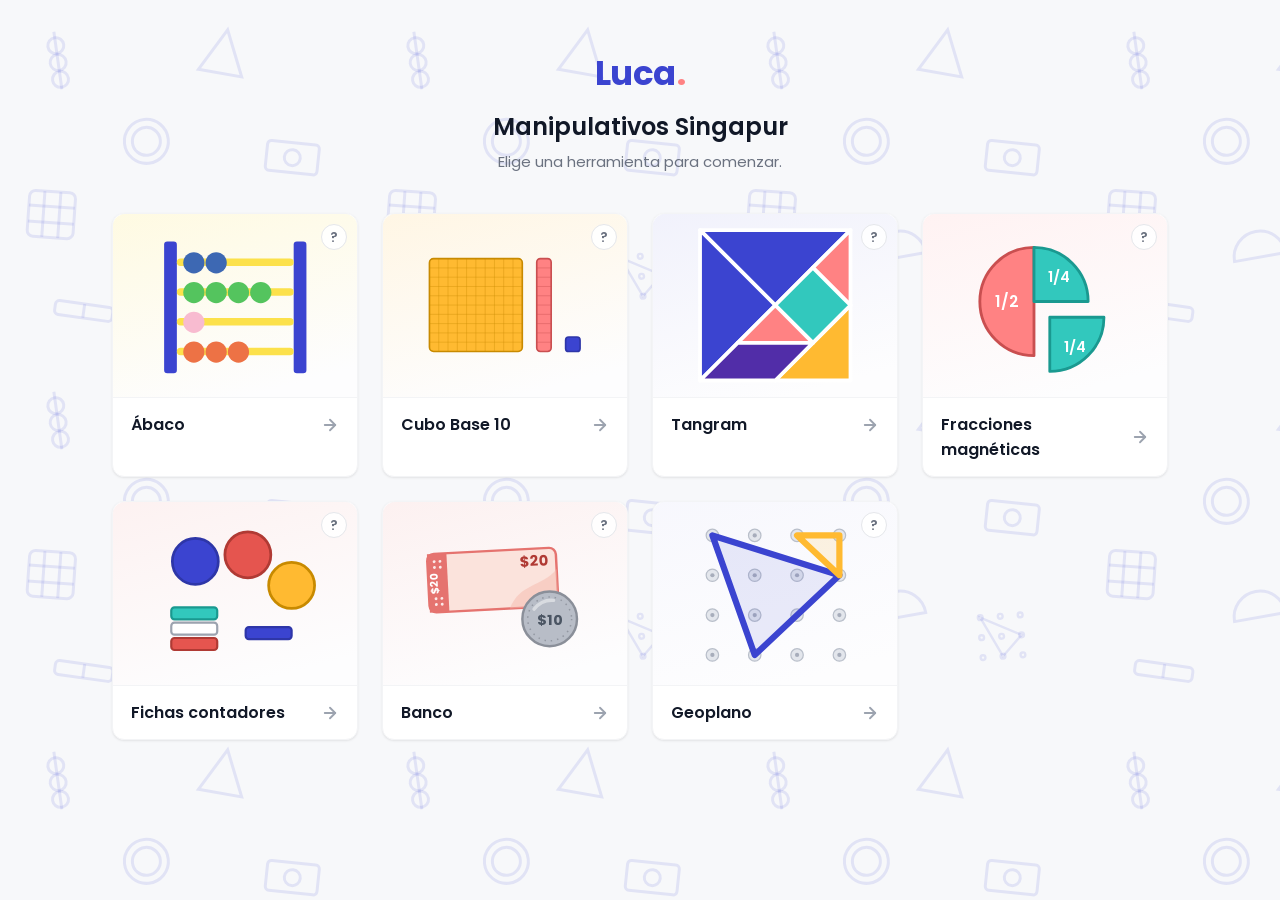
<file: index.html>
<!DOCTYPE html>
<html lang="es">
<head>
  <meta charset="UTF-8">
  <meta name="viewport" content="width=device-width, initial-scale=1">
  <title>Luca · Manipulativos Singapur</title>
  <link rel="preconnect" href="https://fonts.googleapis.com">
  <link rel="preconnect" href="https://fonts.gstatic.com" crossorigin>
  <link href="https://fonts.googleapis.com/css2?family=Poppins:wght@400;500;600;700&display=swap" rel="stylesheet">
  <link rel="stylesheet" href="assets/styles.css">
  <style>
    /* ---------- Página: Index (Home v3 aprobado: gráfico, sin pills) ---------- */
    body{color:var(--gray-900)}

    /* Tapiz de manipulativos en trazo indigo (D4) */
    .wallpaper{
      position:fixed;inset:0;z-index:0;pointer-events:none;
      background-image:url("data:image/svg+xml;utf8,<svg xmlns='http://www.w3.org/2000/svg' width='360' height='360' viewBox='0 0 360 360'><g fill='none' stroke='%233B44D0' stroke-opacity='0.11' stroke-width='3'><g transform='translate(38,34) rotate(-8)'><line x1='16' y1='0' x2='16' y2='58'/><circle cx='16' cy='14' r='8'/><circle cx='16' cy='31' r='8'/><circle cx='16' cy='48' r='8'/></g><g transform='translate(206,26) rotate(10)'><path d='M0 44 L44 44 L22 0 Z'/></g><g transform='translate(120,120) rotate(-6)'><circle cx='24' cy='24' r='22'/><circle cx='24' cy='24' r='14'/></g><g transform='translate(268,140) rotate(6)'><rect x='0' y='0' width='52' height='30' rx='4'/><circle cx='26' cy='15' r='8'/></g><g transform='translate(30,190) rotate(4)'><rect x='0' y='0' width='46' height='46' rx='6'/><line x1='0' y1='15' x2='46' y2='15'/><line x1='0' y1='31' x2='46' y2='31'/><line x1='15' y1='0' x2='15' y2='46'/><line x1='31' y1='0' x2='31' y2='46'/></g><g transform='translate(150,236) rotate(-10)'><path d='M0 26 A26 26 0 0 1 52 26 Z'/></g><g transform='translate(256,254) rotate(-4)' stroke-width='2.4'><circle cx='4' cy='4' r='2.4'/><circle cx='24' cy='4' r='2.4'/><circle cx='44' cy='4' r='2.4'/><circle cx='4' cy='24' r='2.4'/><circle cx='24' cy='24' r='2.4'/><circle cx='44' cy='24' r='2.4'/><circle cx='4' cy='44' r='2.4'/><circle cx='24' cy='44' r='2.4'/><circle cx='44' cy='44' r='2.4'/><path d='M4 4 L44 24 L24 44 Z'/></g><g transform='translate(56,300) rotate(8)'><rect x='0' y='0' width='58' height='14' rx='4'/><line x1='29' y1='0' x2='29' y2='14'/></g></g></svg>");
      background-size:360px 360px;
    }

    .page{position:relative;z-index:1;min-height:100vh;padding:48px 32px 72px;max-width:1120px;margin:0 auto}

    /* Header · D7 subtítulo «Manipulativos Singapur» */
    .page-header{text-align:center;margin-bottom:40px}
    .page-header .logo{display:flex;align-items:baseline;justify-content:center;gap:1px;margin-bottom:10px}
    .page-header .logo .word{font-size:34px;font-weight:700;color:var(--primary-600);letter-spacing:-.5px}
    .page-header .logo .dot{font-size:34px;font-weight:700;color:var(--rosa)}
    .page-header h1{font-size:24px;font-weight:600;color:var(--gray-900);margin-bottom:6px}
    .page-header p{font-size:15px;color:var(--gray-500)}

    /* Cards gráficas (D1–D3) */
    .cards{display:grid;grid-template-columns:repeat(auto-fill,minmax(230px,1fr));gap:24px}
    .card{
      position:relative;background:var(--surface);border:1px solid var(--gray-100);border-radius:var(--radius);
      box-shadow:var(--shadow-card);cursor:pointer;transition:box-shadow .25s,transform .25s;
    }
    .card:hover,.card:focus-visible{transform:translateY(-4px);box-shadow:var(--shadow-card-hover);outline:none}
    .card:focus-visible{border-color:var(--primary-600)}

    .stage{
      aspect-ratio:4/3;display:flex;align-items:center;justify-content:center;
      background:linear-gradient(165deg,var(--tint) 0%,#FDFDFE 88%);
      border-radius:var(--radius) var(--radius) 0 0;
    }
    .stage svg{width:74%;height:auto;transition:transform .3s ease}
    .card:hover .stage svg{transform:scale(1.05)}

    .name{display:flex;align-items:center;justify-content:space-between;padding:14px 18px;border-top:1px solid var(--gray-100)}
    .name h3{font-size:16px;font-weight:600;color:var(--gray-900)}
    .name .arrow{color:var(--gray-400);transition:transform .25s,color .25s;flex:none}
    .card:hover .arrow{transform:translateX(4px);color:var(--primary-600)}

    /* Botón «?» + popover con descripción (D8 del Home) */
    .help{
      position:absolute;top:10px;right:10px;z-index:5;width:26px;height:26px;border-radius:50%;
      border:1.5px solid var(--gray-200);background:rgba(255,255,255,.9);color:var(--gray-500);
      font-size:14px;font-weight:600;cursor:pointer;display:flex;align-items:center;justify-content:center;
      transition:color .2s,border-color .2s;
    }
    .help:hover,.help[aria-expanded="true"]{color:var(--primary-600);border-color:var(--primary-600)}
    .pop{
      position:absolute;top:42px;right:10px;z-index:6;width:212px;
      background:var(--surface);border:1px solid var(--gray-200);border-radius:var(--radius-sm);
      box-shadow:var(--shadow-float);padding:12px 14px;font-size:13px;line-height:1.5;color:var(--gray-700);
      opacity:0;visibility:hidden;transform:translateY(-4px);transition:opacity .2s,transform .2s,visibility .2s;
    }
    .card.pop-open .pop{opacity:1;visibility:visible;transform:translateY(0)}

    /* Tinte sutil por herramienta */
    .t-abaco   {--tint:rgba(252,225,75,.16)}
    .t-cubo    {--tint:rgba(255,186,49,.13)}
    .t-tangram {--tint:rgba(59,68,208,.07)}
    .t-fracc   {--tint:rgba(255,130,131,.10)}
    .t-fichas  {--tint:rgba(229,85,79,.08)}
    .t-banco   {--tint:rgba(229,115,111,.10)}
    .t-geo     {--tint:rgba(59,68,208,.04)}

    @media (max-width:640px){.page{padding:32px 20px 48px}}
    @media (prefers-reduced-motion:reduce){.card,.stage svg,.arrow,.pop{transition:none}}
  </style>
</head>
<body>
  <div class="wallpaper" aria-hidden="true"></div>

  <main class="page">
    <header class="page-header">
      <div class="logo"><span class="word">Luca</span><span class="dot">.</span></div>
      <h1>Manipulativos Singapur</h1>
      <p>Elige una herramienta para comenzar.</p>
    </header>

    <section class="cards">
    <div class="card" role="button" tabindex="0" aria-label="Ábaco" data-route="Abaco">
      <button class="help" aria-label="Qué hace Ábaco" aria-expanded="false" onclick="togglePop(event,this)">?</button>
      <div class="pop" role="tooltip">Visualiza el valor posicional y domina las operaciones básicas de forma intuitiva.</div>
      <div class="stage t-abaco">
        <svg viewBox="0 0 170 140" aria-hidden="true">
          <g>
            <rect x="18" y="10" width="12" height="124" rx="3" fill="#3B44D0"/>
            <rect x="140" y="10" width="12" height="124" rx="3" fill="#3B44D0"/>
            <g fill="#FCE14B"><rect x="30" y="26" width="110" height="7" rx="3.5"/><rect x="30" y="54" width="110" height="7" rx="3.5"/><rect x="30" y="82" width="110" height="7" rx="3.5"/><rect x="30" y="110" width="110" height="7" rx="3.5"/></g>
            <circle cx="46" cy="30" r="10" fill="#3D68B3"/><circle cx="67" cy="30" r="10" fill="#3D68B3"/><circle cx="46" cy="58" r="10" fill="#54C45E"/><circle cx="67" cy="58" r="10" fill="#54C45E"/><circle cx="88" cy="58" r="10" fill="#54C45E"/><circle cx="109" cy="58" r="10" fill="#54C45E"/><circle cx="46" cy="86" r="10" fill="#F8BBD0"/><circle cx="46" cy="114" r="10" fill="#ED7245"/><circle cx="67" cy="114" r="10" fill="#ED7245"/><circle cx="88" cy="114" r="10" fill="#ED7245"/>
          </g>
        </svg>
      </div>
      <div class="name"><h3>Ábaco</h3><svg class="arrow" width="18" height="18" viewBox="0 0 24 24" fill="none" stroke="currentColor" stroke-width="2.4" stroke-linecap="round" stroke-linejoin="round"><path d="M5 12h14"/><path d="m12 5 7 7-7 7"/></svg></div>
    </div>
    <div class="card" role="button" tabindex="0" aria-label="Cubo Base 10" data-route="CuboBase10">
      <button class="help" aria-label="Qué hace Cubo Base 10" aria-expanded="false" onclick="togglePop(event,this)">?</button>
      <div class="pop" role="tooltip">Explora unidades, decenas y centenas para construir una base sólida en aritmética.</div>
      <div class="stage t-cubo">
        <svg viewBox="0 0 175 130" aria-hidden="true">
          <g><rect x="14" y="20" width="90" height="90" rx="4" fill="#FFBA31" stroke="#C88A00" stroke-width="1.6"/><g stroke="#C88A00" stroke-opacity=".45" stroke-width=".8"><line x1="23" y1="20" x2="23" y2="110"/><line x1="14" y1="29" x2="104" y2="29"/><line x1="32" y1="20" x2="32" y2="110"/><line x1="14" y1="38" x2="104" y2="38"/><line x1="41" y1="20" x2="41" y2="110"/><line x1="14" y1="47" x2="104" y2="47"/><line x1="50" y1="20" x2="50" y2="110"/><line x1="14" y1="56" x2="104" y2="56"/><line x1="59" y1="20" x2="59" y2="110"/><line x1="14" y1="65" x2="104" y2="65"/><line x1="68" y1="20" x2="68" y2="110"/><line x1="14" y1="74" x2="104" y2="74"/><line x1="77" y1="20" x2="77" y2="110"/><line x1="14" y1="83" x2="104" y2="83"/><line x1="86" y1="20" x2="86" y2="110"/><line x1="14" y1="92" x2="104" y2="92"/><line x1="95" y1="20" x2="95" y2="110"/><line x1="14" y1="101" x2="104" y2="101"/></g><rect x="118" y="20" width="14" height="90" rx="3.5" fill="#FF8283" stroke="#C94F50" stroke-width="1.6"/><g stroke="#C94F50" stroke-opacity=".5" stroke-width=".8"><line x1="118" y1="29" x2="132" y2="29"/><line x1="118" y1="38" x2="132" y2="38"/><line x1="118" y1="47" x2="132" y2="47"/><line x1="118" y1="56" x2="132" y2="56"/><line x1="118" y1="65" x2="132" y2="65"/><line x1="118" y1="74" x2="132" y2="74"/><line x1="118" y1="83" x2="132" y2="83"/><line x1="118" y1="92" x2="132" y2="92"/><line x1="118" y1="101" x2="132" y2="101"/></g><rect x="146" y="96" width="14" height="14" rx="3" fill="#3B44D0" stroke="#2E36A8" stroke-width="1.6"/></g>
        </svg>
      </div>
      <div class="name"><h3>Cubo Base 10</h3><svg class="arrow" width="18" height="18" viewBox="0 0 24 24" fill="none" stroke="currentColor" stroke-width="2.4" stroke-linecap="round" stroke-linejoin="round"><path d="M5 12h14"/><path d="m12 5 7 7-7 7"/></svg></div>
    </div>
    <div class="card" role="button" tabindex="0" aria-label="Tangram" data-route="Tangram">
      <button class="help" aria-label="Qué hace Tangram" aria-expanded="false" onclick="togglePop(event,this)">?</button>
      <div class="pop" role="tooltip">Desarrolla el pensamiento espacial creando infinitas figuras con formas geométricas.</div>
      <div class="stage t-tangram">
        <svg viewBox="0 0 120 120" aria-hidden="true">
          <g stroke="#fff" stroke-width="2.5" stroke-linejoin="round" transform="translate(10,10)">
            <polygon points="0,0 100,0 50,50" fill="#3B44D0"/>
            <polygon points="0,0 0,100 50,50" fill="#3B44D0"/>
            <polygon points="100,50 100,100 50,100" fill="#FFBA31"/>
            <polygon points="100,0 100,50 75,25" fill="#FF8283"/>
            <polygon points="50,50 75,25 100,50 75,75" fill="#32C8BD"/>
            <polygon points="25,75 50,50 75,75" fill="#FF8283"/>
            <polygon points="0,100 25,75 75,75 50,100" fill="#512DA8"/>
          </g>
        </svg>
      </div>
      <div class="name"><h3>Tangram</h3><svg class="arrow" width="18" height="18" viewBox="0 0 24 24" fill="none" stroke="currentColor" stroke-width="2.4" stroke-linecap="round" stroke-linejoin="round"><path d="M5 12h14"/><path d="m12 5 7 7-7 7"/></svg></div>
    </div>
    <div class="card" role="button" tabindex="0" aria-label="Fracciones magnéticas" data-route="Fracciones">
      <button class="help" aria-label="Qué hace Fracciones magnéticas" aria-expanded="false" onclick="togglePop(event,this)">?</button>
      <div class="pop" role="tooltip">Recurso visual para entender las partes de un todo y sus equivalencias.</div>
      <div class="stage t-fracc">
        <svg viewBox="0 0 160 140" aria-hidden="true">
          <g>
            <path d="M70 66 L70.0 114.0 A48 48 0 0 1 70.0 18.0 Z" fill="#FF8283" stroke="#C94F50" stroke-width="2.5" stroke-linejoin="round"/><text x="46" y="71" text-anchor="middle" font-family="Poppins,sans-serif" font-size="14" font-weight="600" fill="#fff">1/2</text>
            <path d="M70 66 L70.0 18.0 A48 48 0 0 1 118.0 66.0 Z" fill="#32C8BD" stroke="#1A9990" stroke-width="2.5" stroke-linejoin="round"/><text x="92" y="49" text-anchor="middle" font-family="Poppins,sans-serif" font-size="13" font-weight="600" fill="#fff">1/4</text>
            <path d="M84 80 L132.0 80.0 A48 48 0 0 1 84.0 128.0 Z" fill="#32C8BD" stroke="#1A9990" stroke-width="2.5" stroke-linejoin="round"/><text x="106" y="111" text-anchor="middle" font-family="Poppins,sans-serif" font-size="13" font-weight="600" fill="#fff">1/4</text>
          </g>
        </svg>
      </div>
      <div class="name"><h3>Fracciones magnéticas</h3><svg class="arrow" width="18" height="18" viewBox="0 0 24 24" fill="none" stroke="currentColor" stroke-width="2.4" stroke-linecap="round" stroke-linejoin="round"><path d="M5 12h14"/><path d="m12 5 7 7-7 7"/></svg></div>
    </div>
    <div class="card" role="button" tabindex="0" aria-label="Fichas contadores" data-route="FichasContadores">
      <button class="help" aria-label="Qué hace Fichas contadores" aria-expanded="false" onclick="togglePop(event,this)">?</button>
      <div class="pop" role="tooltip">Ideales para el conteo temprano y la creación de patrones lógicos.</div>
      <div class="stage t-fichas">
        <svg viewBox="0 0 165 130" aria-hidden="true">
          <g><circle cx="46" cy="36" r="21" fill="#3B44D0" stroke="#2E36A8" stroke-width="2.5"/><circle cx="94" cy="30" r="21" fill="#E5554F" stroke="#B03A34" stroke-width="2.5"/><circle cx="134" cy="58" r="21" fill="#FFBA31" stroke="#C88A00" stroke-width="2.5"/><rect x="24" y="78" width="42" height="11" rx="3" fill="#32C8BD" stroke="#1A9990" stroke-width="2"/><rect x="24" y="92" width="42" height="11" rx="3" fill="#FFFFFF" stroke="#9CA3AF" stroke-width="2"/><rect x="24" y="106" width="42" height="11" rx="3" fill="#E5554F" stroke="#B03A34" stroke-width="2"/><rect x="92" y="96" width="42" height="11" rx="3" fill="#3B44D0" stroke="#2E36A8" stroke-width="2"/></g>
        </svg>
      </div>
      <div class="name"><h3>Fichas contadores</h3><svg class="arrow" width="18" height="18" viewBox="0 0 24 24" fill="none" stroke="currentColor" stroke-width="2.4" stroke-linecap="round" stroke-linejoin="round"><path d="M5 12h14"/><path d="m12 5 7 7-7 7"/></svg></div>
    </div>
    <div class="card" role="button" tabindex="0" aria-label="Banco" data-route="Banco">
      <button class="help" aria-label="Qué hace Banco" aria-expanded="false" onclick="togglePop(event,this)">?</button>
      <div class="pop" role="tooltip">Manipula monedas y billetes: sepáralos y júntalos en denominaciones equivalentes.</div>
      <div class="stage t-banco">
        <svg viewBox="0 0 185 125" aria-hidden="true">
          <g transform="rotate(-3 85 55)">
            <rect x="14" y="18" width="132" height="60" rx="7" fill="#FBE3DC" stroke="#E5736F" stroke-width="2.5"/>
            <path d="M96 78 C108 52 130 58 146 40 L146 78 Z" fill="#F6B9AE" opacity=".5"/>
            <rect x="14" y="18" width="20" height="60" fill="#E5736F"/>
            <g fill="rgba(255,255,255,.85)"><circle cx="21" cy="26" r="1.5"/><circle cx="27" cy="26" r="1.5"/><circle cx="21" cy="32" r="1.5"/><circle cx="27" cy="32" r="1.5"/><circle cx="21" cy="64" r="1.5"/><circle cx="27" cy="64" r="1.5"/><circle cx="21" cy="70" r="1.5"/><circle cx="27" cy="70" r="1.5"/></g>
            <text x="24" y="48" transform="rotate(-90 24 48)" text-anchor="middle" font-family="Poppins,sans-serif" font-size="11" font-weight="700" fill="#FFFFFF">$20</text>
            <text x="138" y="36" text-anchor="end" font-family="Poppins,sans-serif" font-size="15" font-weight="700" fill="#B03A34">$20</text>
          </g>
          <g>
            <circle cx="138" cy="88" r="28" fill="#B8BDC7" stroke="#8A8F99" stroke-width="2.5"/>
            <circle cx="138" cy="88" r="22.5" fill="none" stroke="#8A8F99" stroke-width="1.6" stroke-dasharray="1.5 5" opacity=".8"/>
            <path d="M122 78 Q130 68 142 69" fill="none" stroke="#FFFFFF" stroke-width="3.5" stroke-linecap="round" opacity=".45"/>
            <text x="138" y="94" text-anchor="middle" font-family="Poppins,sans-serif" font-size="15" font-weight="700" fill="#4B5563">$10</text>
          </g>
        </svg>
      </div>
      <div class="name"><h3>Banco</h3><svg class="arrow" width="18" height="18" viewBox="0 0 24 24" fill="none" stroke="currentColor" stroke-width="2.4" stroke-linecap="round" stroke-linejoin="round"><path d="M5 12h14"/><path d="m12 5 7 7-7 7"/></svg></div>
    </div>
    <div class="card" role="button" tabindex="0" aria-label="Geoplano" data-route="Geoplano">
      <button class="help" aria-label="Qué hace Geoplano" aria-expanded="false" onclick="togglePop(event,this)">?</button>
      <div class="pop" role="tooltip">Descubre perímetros, áreas y polígonos utilizando ligas de colores.</div>
      <div class="stage t-geo">
        <svg viewBox="0 0 145 130" aria-hidden="true">
          <g>
            <circle cx="22" cy="18" r="5" fill="#E3E6EC" stroke="#B9BFCA" stroke-width="1"/><circle cx="56" cy="18" r="5" fill="#E3E6EC" stroke="#B9BFCA" stroke-width="1"/><circle cx="90" cy="18" r="5" fill="#E3E6EC" stroke="#B9BFCA" stroke-width="1"/><circle cx="124" cy="18" r="5" fill="#E3E6EC" stroke="#B9BFCA" stroke-width="1"/><circle cx="22" cy="50" r="5" fill="#E3E6EC" stroke="#B9BFCA" stroke-width="1"/><circle cx="56" cy="50" r="5" fill="#E3E6EC" stroke="#B9BFCA" stroke-width="1"/><circle cx="90" cy="50" r="5" fill="#E3E6EC" stroke="#B9BFCA" stroke-width="1"/><circle cx="124" cy="50" r="5" fill="#E3E6EC" stroke="#B9BFCA" stroke-width="1"/><circle cx="22" cy="82" r="5" fill="#E3E6EC" stroke="#B9BFCA" stroke-width="1"/><circle cx="56" cy="82" r="5" fill="#E3E6EC" stroke="#B9BFCA" stroke-width="1"/><circle cx="90" cy="82" r="5" fill="#E3E6EC" stroke="#B9BFCA" stroke-width="1"/><circle cx="124" cy="82" r="5" fill="#E3E6EC" stroke="#B9BFCA" stroke-width="1"/><circle cx="22" cy="114" r="5" fill="#E3E6EC" stroke="#B9BFCA" stroke-width="1"/><circle cx="56" cy="114" r="5" fill="#E3E6EC" stroke="#B9BFCA" stroke-width="1"/><circle cx="90" cy="114" r="5" fill="#E3E6EC" stroke="#B9BFCA" stroke-width="1"/><circle cx="124" cy="114" r="5" fill="#E3E6EC" stroke="#B9BFCA" stroke-width="1"/><circle cx="22" cy="18" r="1.7" fill="#A7ADBB"/><circle cx="56" cy="18" r="1.7" fill="#A7ADBB"/><circle cx="90" cy="18" r="1.7" fill="#A7ADBB"/><circle cx="124" cy="18" r="1.7" fill="#A7ADBB"/><circle cx="22" cy="50" r="1.7" fill="#A7ADBB"/><circle cx="56" cy="50" r="1.7" fill="#A7ADBB"/><circle cx="90" cy="50" r="1.7" fill="#A7ADBB"/><circle cx="124" cy="50" r="1.7" fill="#A7ADBB"/><circle cx="22" cy="82" r="1.7" fill="#A7ADBB"/><circle cx="56" cy="82" r="1.7" fill="#A7ADBB"/><circle cx="90" cy="82" r="1.7" fill="#A7ADBB"/><circle cx="124" cy="82" r="1.7" fill="#A7ADBB"/><circle cx="22" cy="114" r="1.7" fill="#A7ADBB"/><circle cx="56" cy="114" r="1.7" fill="#A7ADBB"/><circle cx="90" cy="114" r="1.7" fill="#A7ADBB"/><circle cx="124" cy="114" r="1.7" fill="#A7ADBB"/>
            <polygon points="22,18 124,50 56,114" fill="rgba(59,68,208,.10)" stroke="#3B44D0" stroke-width="5" stroke-linejoin="round" stroke-linecap="round"/>
            <polygon points="90,18 124,18 124,50" fill="rgba(255,186,49,.14)" stroke="#FFBA31" stroke-width="5" stroke-linejoin="round" stroke-linecap="round"/>
          </g>
        </svg>
      </div>
      <div class="name"><h3>Geoplano</h3><svg class="arrow" width="18" height="18" viewBox="0 0 24 24" fill="none" stroke="currentColor" stroke-width="2.4" stroke-linecap="round" stroke-linejoin="round"><path d="M5 12h14"/><path d="m12 5 7 7-7 7"/></svg></div>
    </div>
    </section>
  </main>

  <script src="assets/comun.js"></script>
  <script>
    /* Navegación de cards (el «?» y su popover no navegan) */
    document.querySelectorAll('.card[data-route]').forEach((card) => {
      const go = () => Luca.navegar(card.dataset.route);
      card.addEventListener('click', (e) => {
        if (e.target.closest('.help') || e.target.closest('.pop')) return;
        go();
      });
      card.addEventListener('keydown', (e) => { if (e.key === 'Enter') go(); });
    });

    /* Popover «?»: tap abre/cierra; abrir uno cierra los demás; fuera o Escape cierra */
    function togglePop(e, btn) {
      e.stopPropagation();
      const card = btn.closest('.card');
      const wasOpen = card.classList.contains('pop-open');
      closeAllPops();
      if (!wasOpen) { card.classList.add('pop-open'); btn.setAttribute('aria-expanded', 'true'); }
    }
    function closeAllPops() {
      document.querySelectorAll('.card.pop-open').forEach((c) => c.classList.remove('pop-open'));
      document.querySelectorAll('.help[aria-expanded="true"]').forEach((b) => b.setAttribute('aria-expanded', 'false'));
    }
    document.addEventListener('pointerdown', (e) => {
      if (!e.target.closest('.help') && !e.target.closest('.pop')) closeAllPops();
    });
    document.addEventListener('keydown', (e) => { if (e.key === 'Escape') closeAllPops(); });
  </script>
</body>
</html>
</file>
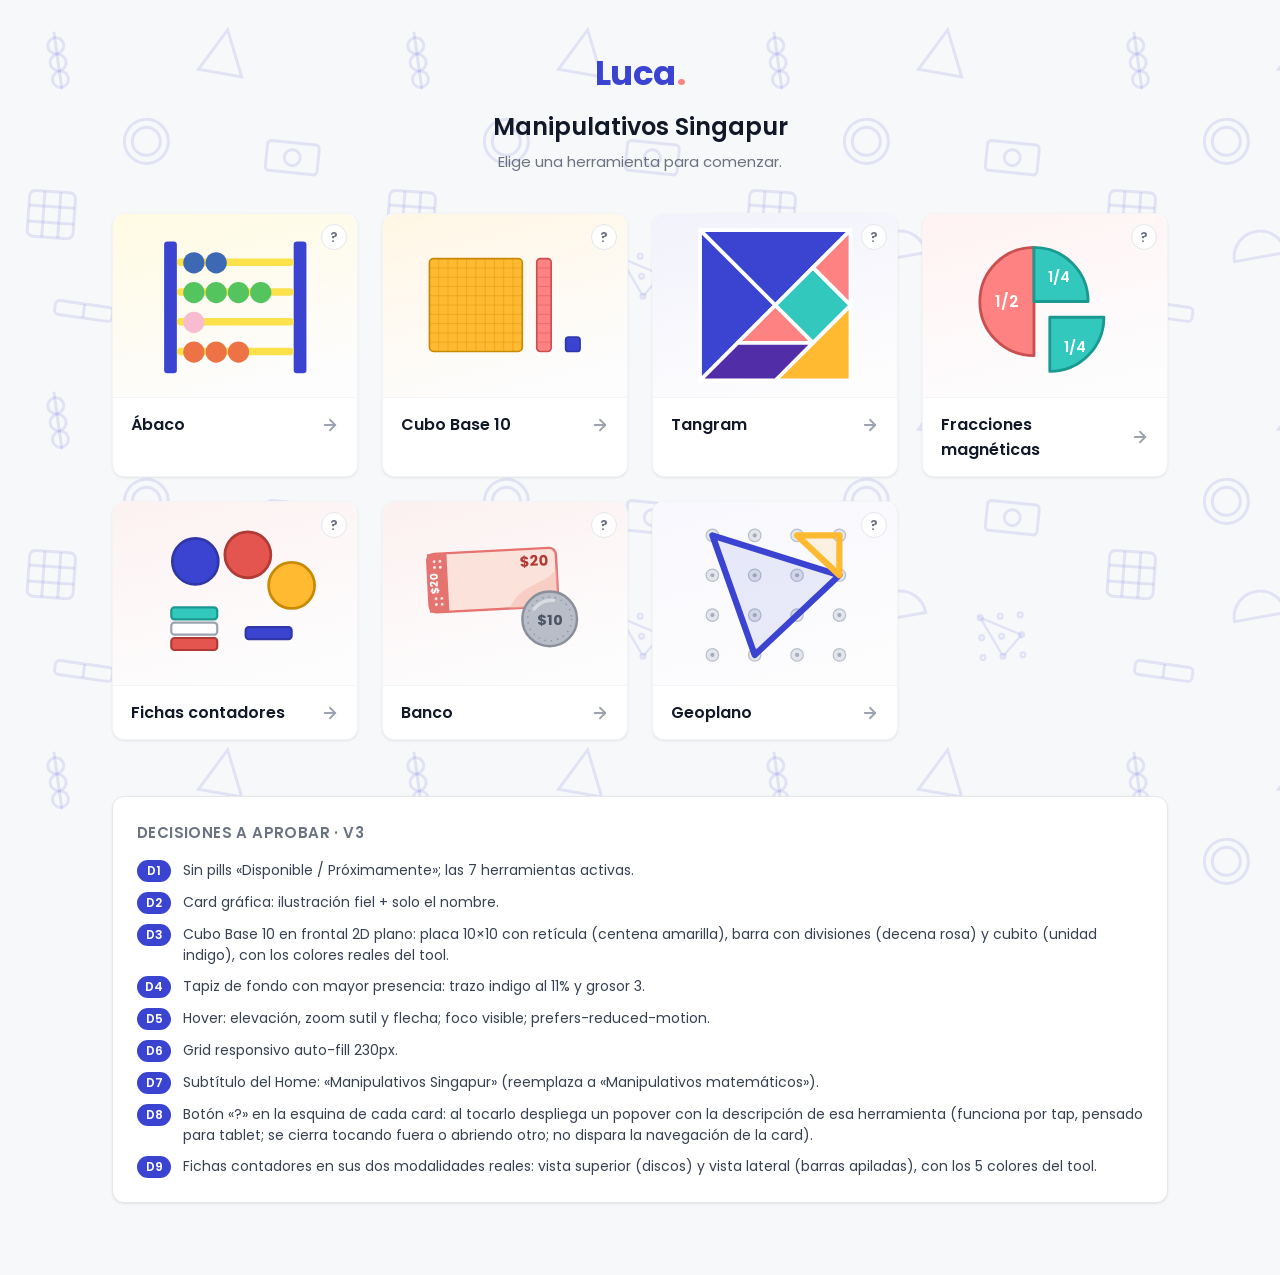
<file: Spec-HomeRefase.html>
<!DOCTYPE html>
<html lang="es">
<head>
<meta charset="UTF-8">
<meta name="viewport" content="width=device-width, initial-scale=1">
<title>Spec · Refase Home v3 — Luca</title>
<link rel="preconnect" href="https://fonts.googleapis.com">
<link rel="preconnect" href="https://fonts.gstatic.com" crossorigin>
<link href="https://fonts.googleapis.com/css2?family=Poppins:wght@400;500;600;700&display=swap" rel="stylesheet">
<style>
  /* ===== Tokens Luca (espejo de assets/styles.css — spec standalone, no toca código general) ===== */
  :root{
    --primary-600:#3B44D0; --primary-700:#2E36A8;
    --rosa:#FF8283; --amarillo:#FFBA31; --verde:#32C8BD; --morado:#512DA8;
    --bg:#F7F8FA; --surface:#FFFFFF;
    --gray-100:#F3F4F6; --gray-200:#E5E7EB; --gray-400:#9CA3AF; --gray-500:#6B7280; --gray-700:#374151; --gray-900:#111827;
    --radius:12px; --radius-sm:8px;
    --shadow-card:0 1px 3px rgba(0,0,0,.06),0 1px 2px rgba(0,0,0,.04);
    --shadow-hover:0 10px 24px rgba(59,68,208,.12),0 3px 8px rgba(0,0,0,.06);
    --shadow-float:0 8px 20px rgba(0,0,0,.14);
  }
  *{box-sizing:border-box;margin:0;padding:0}
  body{font-family:'Poppins',sans-serif;background:var(--bg);color:var(--gray-900)}

  /* ===== D4 · Tapiz de fondo, ahora con mayor presencia ===== */
  .wallpaper{
    position:fixed;inset:0;z-index:0;pointer-events:none;
    background-image:url("data:image/svg+xml;utf8,<svg xmlns='http://www.w3.org/2000/svg' width='360' height='360' viewBox='0 0 360 360'><g fill='none' stroke='%233B44D0' stroke-opacity='0.11' stroke-width='3'><g transform='translate(38,34) rotate(-8)'><line x1='16' y1='0' x2='16' y2='58'/><circle cx='16' cy='14' r='8'/><circle cx='16' cy='31' r='8'/><circle cx='16' cy='48' r='8'/></g><g transform='translate(206,26) rotate(10)'><path d='M0 44 L44 44 L22 0 Z'/></g><g transform='translate(120,120) rotate(-6)'><circle cx='24' cy='24' r='22'/><circle cx='24' cy='24' r='14'/></g><g transform='translate(268,140) rotate(6)'><rect x='0' y='0' width='52' height='30' rx='4'/><circle cx='26' cy='15' r='8'/></g><g transform='translate(30,190) rotate(4)'><rect x='0' y='0' width='46' height='46' rx='6'/><line x1='0' y1='15' x2='46' y2='15'/><line x1='0' y1='31' x2='46' y2='31'/><line x1='15' y1='0' x2='15' y2='46'/><line x1='31' y1='0' x2='31' y2='46'/></g><g transform='translate(150,236) rotate(-10)'><path d='M0 26 A26 26 0 0 1 52 26 Z'/></g><g transform='translate(256,254) rotate(-4)' stroke-width='2.4'><circle cx='4' cy='4' r='2.4'/><circle cx='24' cy='4' r='2.4'/><circle cx='44' cy='4' r='2.4'/><circle cx='4' cy='24' r='2.4'/><circle cx='24' cy='24' r='2.4'/><circle cx='44' cy='24' r='2.4'/><circle cx='4' cy='44' r='2.4'/><circle cx='24' cy='44' r='2.4'/><circle cx='44' cy='44' r='2.4'/><path d='M4 4 L44 24 L24 44 Z'/></g><g transform='translate(56,300) rotate(8)'><rect x='0' y='0' width='58' height='14' rx='4'/><line x1='29' y1='0' x2='29' y2='14'/></g></g></svg>");
    background-size:360px 360px;
  }

  .page{position:relative;z-index:1;min-height:100vh;padding:48px 32px 72px;max-width:1120px;margin:0 auto}

  /* ===== Header · D7 subtítulo "Manipulativos Singapur" ===== */
  .page-header{text-align:center;margin-bottom:40px}
  .logo{display:flex;align-items:baseline;justify-content:center;gap:1px;margin-bottom:10px}
  .logo .word{font-size:34px;font-weight:700;color:var(--primary-600);letter-spacing:-.5px}
  .logo .dot{font-size:34px;font-weight:700;color:var(--rosa)}
  .page-header h1{font-size:24px;font-weight:600;margin-bottom:6px}
  .page-header p{font-size:15px;color:var(--gray-500)}

  /* ===== Cards ===== */
  .cards{display:grid;grid-template-columns:repeat(auto-fill,minmax(230px,1fr));gap:24px}
  .card{
    position:relative;background:var(--surface);border:1px solid var(--gray-100);border-radius:var(--radius);
    box-shadow:var(--shadow-card);overflow:visible;cursor:pointer;
    transition:box-shadow .25s,transform .25s;
  }
  .card:hover,.card:focus-visible{transform:translateY(-4px);box-shadow:var(--shadow-hover);outline:none}
  .card:focus-visible{border-color:var(--primary-600)}

  .stage{
    aspect-ratio:4/3;display:flex;align-items:center;justify-content:center;
    background:linear-gradient(165deg,var(--tint) 0%,#FDFDFE 88%);
    border-radius:var(--radius) var(--radius) 0 0;
  }
  .stage svg{width:74%;height:auto;transition:transform .3s ease}
  .card:hover .stage svg{transform:scale(1.05)}

  .name{display:flex;align-items:center;justify-content:space-between;padding:14px 18px;border-top:1px solid var(--gray-100)}
  .name h3{font-size:16px;font-weight:600}
  .name .arrow{color:var(--gray-400);transition:transform .25s,color .25s;flex:none}
  .card:hover .arrow{transform:translateX(4px);color:var(--primary-600)}

  /* ===== D8 · Botón ? + popover por card ===== */
  .help{
    position:absolute;top:10px;right:10px;z-index:5;width:26px;height:26px;border-radius:50%;
    border:1.5px solid var(--gray-200);background:rgba(255,255,255,.9);color:var(--gray-500);
    font-family:'Poppins',sans-serif;font-size:14px;font-weight:600;cursor:pointer;
    display:flex;align-items:center;justify-content:center;transition:color .2s,border-color .2s;
  }
  .help:hover,.help[aria-expanded="true"]{color:var(--primary-600);border-color:var(--primary-600)}
  .pop{
    position:absolute;top:42px;right:10px;z-index:6;width:212px;
    background:var(--surface);border:1px solid var(--gray-200);border-radius:var(--radius-sm);
    box-shadow:var(--shadow-float);padding:12px 14px;font-size:13px;line-height:1.5;color:var(--gray-700);
    opacity:0;visibility:hidden;transform:translateY(-4px);transition:opacity .2s,transform .2s,visibility .2s;
  }
  .card.pop-open .pop{opacity:1;visibility:visible;transform:translateY(0)}

  /* Tinte sutil por herramienta */
  .t-abaco   {--tint:rgba(252,225,75,.16)}
  .t-cubo    {--tint:rgba(255,186,49,.13)}
  .t-tangram {--tint:rgba(59,68,208,.07)}
  .t-fracc   {--tint:rgba(255,130,131,.10)}
  .t-fichas  {--tint:rgba(229,85,79,.08)}
  .t-banco   {--tint:rgba(229,115,111,.10)}
  .t-geo     {--tint:rgba(59,68,208,.04)}

  .approve{margin-top:56px;background:var(--surface);border:1px solid var(--gray-200);border-radius:var(--radius);box-shadow:var(--shadow-card);padding:24px}
  .approve h2{font-size:15px;font-weight:600;letter-spacing:.4px;text-transform:uppercase;color:var(--gray-500);margin-bottom:16px}
  .approve ol{list-style:none;display:grid;gap:10px}
  .approve li{display:flex;gap:12px;font-size:14px;color:var(--gray-700)}
  .approve b{flex:none;width:34px;height:22px;border-radius:999px;background:var(--primary-600);color:#fff;font-size:12px;font-weight:600;display:flex;align-items:center;justify-content:center}

  @media (prefers-reduced-motion:reduce){.card,.stage svg,.arrow,.pop{transition:none}}
</style>
</head>
<body>
<div class="wallpaper" aria-hidden="true"></div>

<main class="page">
  <header class="page-header">
    <div class="logo"><span class="word">Luca</span><span class="dot">.</span></div>
    <h1>Manipulativos Singapur</h1>
    <p>Elige una herramienta para comenzar.</p>
  </header>

  <section class="cards">
    <div class="card" role="button" tabindex="0" aria-label="Ábaco">
      <button class="help" aria-label="Qué hace Ábaco" aria-expanded="false" onclick="togglePop(event,this)">?</button>
      <div class="pop" role="tooltip">Visualiza el valor posicional y domina las operaciones básicas de forma intuitiva.</div>
      <div class="stage t-abaco">
        <svg viewBox="0 0 170 140" aria-hidden="true">
          <g>
            <rect x="18" y="10" width="12" height="124" rx="3" fill="#3B44D0"/>
            <rect x="140" y="10" width="12" height="124" rx="3" fill="#3B44D0"/>
            <g fill="#FCE14B"><rect x="30" y="26" width="110" height="7" rx="3.5"/><rect x="30" y="54" width="110" height="7" rx="3.5"/><rect x="30" y="82" width="110" height="7" rx="3.5"/><rect x="30" y="110" width="110" height="7" rx="3.5"/></g>
            <circle cx="46" cy="30" r="10" fill="#3D68B3"/><circle cx="67" cy="30" r="10" fill="#3D68B3"/><circle cx="46" cy="58" r="10" fill="#54C45E"/><circle cx="67" cy="58" r="10" fill="#54C45E"/><circle cx="88" cy="58" r="10" fill="#54C45E"/><circle cx="109" cy="58" r="10" fill="#54C45E"/><circle cx="46" cy="86" r="10" fill="#F8BBD0"/><circle cx="46" cy="114" r="10" fill="#ED7245"/><circle cx="67" cy="114" r="10" fill="#ED7245"/><circle cx="88" cy="114" r="10" fill="#ED7245"/>
          </g>
        </svg>
      </div>
      <div class="name"><h3>Ábaco</h3><svg class="arrow" width="18" height="18" viewBox="0 0 24 24" fill="none" stroke="currentColor" stroke-width="2.4" stroke-linecap="round" stroke-linejoin="round"><path d="M5 12h14"/><path d="m12 5 7 7-7 7"/></svg></div>
    </div>
    <div class="card" role="button" tabindex="0" aria-label="Cubo Base 10">
      <button class="help" aria-label="Qué hace Cubo Base 10" aria-expanded="false" onclick="togglePop(event,this)">?</button>
      <div class="pop" role="tooltip">Explora unidades, decenas y centenas para construir una base sólida en aritmética.</div>
      <div class="stage t-cubo">
        <svg viewBox="0 0 175 130" aria-hidden="true">
          <g><rect x="14" y="20" width="90" height="90" rx="4" fill="#FFBA31" stroke="#C88A00" stroke-width="1.6"/><g stroke="#C88A00" stroke-opacity=".45" stroke-width=".8"><line x1="23" y1="20" x2="23" y2="110"/><line x1="14" y1="29" x2="104" y2="29"/><line x1="32" y1="20" x2="32" y2="110"/><line x1="14" y1="38" x2="104" y2="38"/><line x1="41" y1="20" x2="41" y2="110"/><line x1="14" y1="47" x2="104" y2="47"/><line x1="50" y1="20" x2="50" y2="110"/><line x1="14" y1="56" x2="104" y2="56"/><line x1="59" y1="20" x2="59" y2="110"/><line x1="14" y1="65" x2="104" y2="65"/><line x1="68" y1="20" x2="68" y2="110"/><line x1="14" y1="74" x2="104" y2="74"/><line x1="77" y1="20" x2="77" y2="110"/><line x1="14" y1="83" x2="104" y2="83"/><line x1="86" y1="20" x2="86" y2="110"/><line x1="14" y1="92" x2="104" y2="92"/><line x1="95" y1="20" x2="95" y2="110"/><line x1="14" y1="101" x2="104" y2="101"/></g><rect x="118" y="20" width="14" height="90" rx="3.5" fill="#FF8283" stroke="#C94F50" stroke-width="1.6"/><g stroke="#C94F50" stroke-opacity=".5" stroke-width=".8"><line x1="118" y1="29" x2="132" y2="29"/><line x1="118" y1="38" x2="132" y2="38"/><line x1="118" y1="47" x2="132" y2="47"/><line x1="118" y1="56" x2="132" y2="56"/><line x1="118" y1="65" x2="132" y2="65"/><line x1="118" y1="74" x2="132" y2="74"/><line x1="118" y1="83" x2="132" y2="83"/><line x1="118" y1="92" x2="132" y2="92"/><line x1="118" y1="101" x2="132" y2="101"/></g><rect x="146" y="96" width="14" height="14" rx="3" fill="#3B44D0" stroke="#2E36A8" stroke-width="1.6"/></g>
        </svg>
      </div>
      <div class="name"><h3>Cubo Base 10</h3><svg class="arrow" width="18" height="18" viewBox="0 0 24 24" fill="none" stroke="currentColor" stroke-width="2.4" stroke-linecap="round" stroke-linejoin="round"><path d="M5 12h14"/><path d="m12 5 7 7-7 7"/></svg></div>
    </div>
    <div class="card" role="button" tabindex="0" aria-label="Tangram">
      <button class="help" aria-label="Qué hace Tangram" aria-expanded="false" onclick="togglePop(event,this)">?</button>
      <div class="pop" role="tooltip">Desarrolla el pensamiento espacial creando infinitas figuras con formas geométricas.</div>
      <div class="stage t-tangram">
        <svg viewBox="0 0 120 120" aria-hidden="true">
          <g stroke="#fff" stroke-width="2.5" stroke-linejoin="round" transform="translate(10,10)">
            <polygon points="0,0 100,0 50,50" fill="#3B44D0"/>
            <polygon points="0,0 0,100 50,50" fill="#3B44D0"/>
            <polygon points="100,50 100,100 50,100" fill="#FFBA31"/>
            <polygon points="100,0 100,50 75,25" fill="#FF8283"/>
            <polygon points="50,50 75,25 100,50 75,75" fill="#32C8BD"/>
            <polygon points="25,75 50,50 75,75" fill="#FF8283"/>
            <polygon points="0,100 25,75 75,75 50,100" fill="#512DA8"/>
          </g>
        </svg>
      </div>
      <div class="name"><h3>Tangram</h3><svg class="arrow" width="18" height="18" viewBox="0 0 24 24" fill="none" stroke="currentColor" stroke-width="2.4" stroke-linecap="round" stroke-linejoin="round"><path d="M5 12h14"/><path d="m12 5 7 7-7 7"/></svg></div>
    </div>
    <div class="card" role="button" tabindex="0" aria-label="Fracciones magnéticas">
      <button class="help" aria-label="Qué hace Fracciones magnéticas" aria-expanded="false" onclick="togglePop(event,this)">?</button>
      <div class="pop" role="tooltip">Recurso visual para entender las partes de un todo y sus equivalencias.</div>
      <div class="stage t-fracc">
        <svg viewBox="0 0 160 140" aria-hidden="true">
          <g>
            <path d="M70 66 L70.0 114.0 A48 48 0 0 1 70.0 18.0 Z" fill="#FF8283" stroke="#C94F50" stroke-width="2.5" stroke-linejoin="round"/><text x="46" y="71" text-anchor="middle" font-family="Poppins,sans-serif" font-size="14" font-weight="600" fill="#fff">1/2</text>
            <path d="M70 66 L70.0 18.0 A48 48 0 0 1 118.0 66.0 Z" fill="#32C8BD" stroke="#1A9990" stroke-width="2.5" stroke-linejoin="round"/><text x="92" y="49" text-anchor="middle" font-family="Poppins,sans-serif" font-size="13" font-weight="600" fill="#fff">1/4</text>
            <path d="M84 80 L132.0 80.0 A48 48 0 0 1 84.0 128.0 Z" fill="#32C8BD" stroke="#1A9990" stroke-width="2.5" stroke-linejoin="round"/><text x="106" y="111" text-anchor="middle" font-family="Poppins,sans-serif" font-size="13" font-weight="600" fill="#fff">1/4</text>
          </g>
        </svg>
      </div>
      <div class="name"><h3>Fracciones magnéticas</h3><svg class="arrow" width="18" height="18" viewBox="0 0 24 24" fill="none" stroke="currentColor" stroke-width="2.4" stroke-linecap="round" stroke-linejoin="round"><path d="M5 12h14"/><path d="m12 5 7 7-7 7"/></svg></div>
    </div>
    <div class="card" role="button" tabindex="0" aria-label="Fichas contadores">
      <button class="help" aria-label="Qué hace Fichas contadores" aria-expanded="false" onclick="togglePop(event,this)">?</button>
      <div class="pop" role="tooltip">Ideales para el conteo temprano y la creación de patrones lógicos.</div>
      <div class="stage t-fichas">
        <svg viewBox="0 0 165 130" aria-hidden="true">
          <g><circle cx="46" cy="36" r="21" fill="#3B44D0" stroke="#2E36A8" stroke-width="2.5"/><circle cx="94" cy="30" r="21" fill="#E5554F" stroke="#B03A34" stroke-width="2.5"/><circle cx="134" cy="58" r="21" fill="#FFBA31" stroke="#C88A00" stroke-width="2.5"/><rect x="24" y="78" width="42" height="11" rx="3" fill="#32C8BD" stroke="#1A9990" stroke-width="2"/><rect x="24" y="92" width="42" height="11" rx="3" fill="#FFFFFF" stroke="#9CA3AF" stroke-width="2"/><rect x="24" y="106" width="42" height="11" rx="3" fill="#E5554F" stroke="#B03A34" stroke-width="2"/><rect x="92" y="96" width="42" height="11" rx="3" fill="#3B44D0" stroke="#2E36A8" stroke-width="2"/></g>
        </svg>
      </div>
      <div class="name"><h3>Fichas contadores</h3><svg class="arrow" width="18" height="18" viewBox="0 0 24 24" fill="none" stroke="currentColor" stroke-width="2.4" stroke-linecap="round" stroke-linejoin="round"><path d="M5 12h14"/><path d="m12 5 7 7-7 7"/></svg></div>
    </div>
    <div class="card" role="button" tabindex="0" aria-label="Banco">
      <button class="help" aria-label="Qué hace Banco" aria-expanded="false" onclick="togglePop(event,this)">?</button>
      <div class="pop" role="tooltip">Manipula monedas y billetes: sepáralos y júntalos en denominaciones equivalentes.</div>
      <div class="stage t-banco">
        <svg viewBox="0 0 185 125" aria-hidden="true">
          <g transform="rotate(-3 85 55)">
            <rect x="14" y="18" width="132" height="60" rx="7" fill="#FBE3DC" stroke="#E5736F" stroke-width="2.5"/>
            <path d="M96 78 C108 52 130 58 146 40 L146 78 Z" fill="#F6B9AE" opacity=".5"/>
            <rect x="14" y="18" width="20" height="60" fill="#E5736F"/>
            <g fill="rgba(255,255,255,.85)"><circle cx="21" cy="26" r="1.5"/><circle cx="27" cy="26" r="1.5"/><circle cx="21" cy="32" r="1.5"/><circle cx="27" cy="32" r="1.5"/><circle cx="21" cy="64" r="1.5"/><circle cx="27" cy="64" r="1.5"/><circle cx="21" cy="70" r="1.5"/><circle cx="27" cy="70" r="1.5"/></g>
            <text x="24" y="48" transform="rotate(-90 24 48)" text-anchor="middle" font-family="Poppins,sans-serif" font-size="11" font-weight="700" fill="#FFFFFF">$20</text>
            <text x="138" y="36" text-anchor="end" font-family="Poppins,sans-serif" font-size="15" font-weight="700" fill="#B03A34">$20</text>
          </g>
          <g>
            <circle cx="138" cy="88" r="28" fill="#B8BDC7" stroke="#8A8F99" stroke-width="2.5"/>
            <circle cx="138" cy="88" r="22.5" fill="none" stroke="#8A8F99" stroke-width="1.6" stroke-dasharray="1.5 5" opacity=".8"/>
            <path d="M122 78 Q130 68 142 69" fill="none" stroke="#FFFFFF" stroke-width="3.5" stroke-linecap="round" opacity=".45"/>
            <text x="138" y="94" text-anchor="middle" font-family="Poppins,sans-serif" font-size="15" font-weight="700" fill="#4B5563">$10</text>
          </g>
        </svg>
      </div>
      <div class="name"><h3>Banco</h3><svg class="arrow" width="18" height="18" viewBox="0 0 24 24" fill="none" stroke="currentColor" stroke-width="2.4" stroke-linecap="round" stroke-linejoin="round"><path d="M5 12h14"/><path d="m12 5 7 7-7 7"/></svg></div>
    </div>
    <div class="card" role="button" tabindex="0" aria-label="Geoplano">
      <button class="help" aria-label="Qué hace Geoplano" aria-expanded="false" onclick="togglePop(event,this)">?</button>
      <div class="pop" role="tooltip">Descubre perímetros, áreas y polígonos utilizando ligas de colores.</div>
      <div class="stage t-geo">
        <svg viewBox="0 0 145 130" aria-hidden="true">
          <g>
            <circle cx="22" cy="18" r="5" fill="#E3E6EC" stroke="#B9BFCA" stroke-width="1"/><circle cx="56" cy="18" r="5" fill="#E3E6EC" stroke="#B9BFCA" stroke-width="1"/><circle cx="90" cy="18" r="5" fill="#E3E6EC" stroke="#B9BFCA" stroke-width="1"/><circle cx="124" cy="18" r="5" fill="#E3E6EC" stroke="#B9BFCA" stroke-width="1"/><circle cx="22" cy="50" r="5" fill="#E3E6EC" stroke="#B9BFCA" stroke-width="1"/><circle cx="56" cy="50" r="5" fill="#E3E6EC" stroke="#B9BFCA" stroke-width="1"/><circle cx="90" cy="50" r="5" fill="#E3E6EC" stroke="#B9BFCA" stroke-width="1"/><circle cx="124" cy="50" r="5" fill="#E3E6EC" stroke="#B9BFCA" stroke-width="1"/><circle cx="22" cy="82" r="5" fill="#E3E6EC" stroke="#B9BFCA" stroke-width="1"/><circle cx="56" cy="82" r="5" fill="#E3E6EC" stroke="#B9BFCA" stroke-width="1"/><circle cx="90" cy="82" r="5" fill="#E3E6EC" stroke="#B9BFCA" stroke-width="1"/><circle cx="124" cy="82" r="5" fill="#E3E6EC" stroke="#B9BFCA" stroke-width="1"/><circle cx="22" cy="114" r="5" fill="#E3E6EC" stroke="#B9BFCA" stroke-width="1"/><circle cx="56" cy="114" r="5" fill="#E3E6EC" stroke="#B9BFCA" stroke-width="1"/><circle cx="90" cy="114" r="5" fill="#E3E6EC" stroke="#B9BFCA" stroke-width="1"/><circle cx="124" cy="114" r="5" fill="#E3E6EC" stroke="#B9BFCA" stroke-width="1"/><circle cx="22" cy="18" r="1.7" fill="#A7ADBB"/><circle cx="56" cy="18" r="1.7" fill="#A7ADBB"/><circle cx="90" cy="18" r="1.7" fill="#A7ADBB"/><circle cx="124" cy="18" r="1.7" fill="#A7ADBB"/><circle cx="22" cy="50" r="1.7" fill="#A7ADBB"/><circle cx="56" cy="50" r="1.7" fill="#A7ADBB"/><circle cx="90" cy="50" r="1.7" fill="#A7ADBB"/><circle cx="124" cy="50" r="1.7" fill="#A7ADBB"/><circle cx="22" cy="82" r="1.7" fill="#A7ADBB"/><circle cx="56" cy="82" r="1.7" fill="#A7ADBB"/><circle cx="90" cy="82" r="1.7" fill="#A7ADBB"/><circle cx="124" cy="82" r="1.7" fill="#A7ADBB"/><circle cx="22" cy="114" r="1.7" fill="#A7ADBB"/><circle cx="56" cy="114" r="1.7" fill="#A7ADBB"/><circle cx="90" cy="114" r="1.7" fill="#A7ADBB"/><circle cx="124" cy="114" r="1.7" fill="#A7ADBB"/>
            <polygon points="22,18 124,50 56,114" fill="rgba(59,68,208,.10)" stroke="#3B44D0" stroke-width="5" stroke-linejoin="round" stroke-linecap="round"/>
            <polygon points="90,18 124,18 124,50" fill="rgba(255,186,49,.14)" stroke="#FFBA31" stroke-width="5" stroke-linejoin="round" stroke-linecap="round"/>
          </g>
        </svg>
      </div>
      <div class="name"><h3>Geoplano</h3><svg class="arrow" width="18" height="18" viewBox="0 0 24 24" fill="none" stroke="currentColor" stroke-width="2.4" stroke-linecap="round" stroke-linejoin="round"><path d="M5 12h14"/><path d="m12 5 7 7-7 7"/></svg></div>
    </div>
  </section>

  <!-- ===== Solo en el spec: decisiones a aprobar ===== -->
  <section class="approve">
    <h2>Decisiones a aprobar · v3</h2>
    <ol>
      <li><b>D1</b>Sin pills «Disponible / Próximamente»; las 7 herramientas activas.</li>
      <li><b>D2</b>Card gráfica: ilustración fiel + solo el nombre.</li>
      <li><b>D3</b>Cubo Base 10 en frontal 2D plano: placa 10×10 con retícula (centena amarilla), barra con divisiones (decena rosa) y cubito (unidad indigo), con los colores reales del tool.</li>
      <li><b>D4</b>Tapiz de fondo con mayor presencia: trazo indigo al 11% y grosor 3.</li>
      <li><b>D5</b>Hover: elevación, zoom sutil y flecha; foco visible; prefers-reduced-motion.</li>
      <li><b>D6</b>Grid responsivo auto-fill 230px.</li>
      <li><b>D7</b>Subtítulo del Home: «Manipulativos Singapur» (reemplaza a «Manipulativos matemáticos»).</li>
      <li><b>D8</b>Botón «?» en la esquina de cada card: al tocarlo despliega un popover con la descripción de esa herramienta (funciona por tap, pensado para tablet; se cierra tocando fuera o abriendo otro; no dispara la navegación de la card).</li>
      <li><b>D9</b>Fichas contadores en sus dos modalidades reales: vista superior (discos) y vista lateral (barras apiladas), con los 5 colores del tool.</li>
    </ol>
  </section>
</main>

<script>
  /* Popover ?: tap abre/cierra; abrir uno cierra los demás; tocar fuera cierra todo. No navega la card. */
  function togglePop(e, btn) {
    e.stopPropagation();
    const card = btn.closest('.card');
    const wasOpen = card.classList.contains('pop-open');
    closeAllPops();
    if (!wasOpen) { card.classList.add('pop-open'); btn.setAttribute('aria-expanded', 'true'); }
  }
  function closeAllPops() {
    document.querySelectorAll('.card.pop-open').forEach(c => c.classList.remove('pop-open'));
    document.querySelectorAll('.help[aria-expanded="true"]').forEach(b => b.setAttribute('aria-expanded', 'false'));
  }
  document.addEventListener('pointerdown', (e) => { if (!e.target.closest('.help') && !e.target.closest('.pop')) closeAllPops(); });
  document.addEventListener('keydown', (e) => { if (e.key === 'Escape') closeAllPops(); });
</script>
</body>
</html>
</file>
<file: assets/styles.css>
/* Luca Design System — Manipulativos (build Vercel) */
/* ============================================================
   LUCA DESIGN SYSTEM — Tokens (fuente: luca-design-system.json)
   ============================================================ */
:root {
  --primary-600:#3B44D0; --primary-700:#2E36A8; --primary-50:#EEF0FC; --primary-100:#DCDFF8;
  --rosa:#FF8283; --rosa-50:#FFF1F1; --rosa-700:#C94F50;
  --amarillo:#FFBA31; --amarillo-50:#FFF6E3; --amarillo-700:#B07900;
  --verde:#32C8BD; --verde-50:#E7FAF8; --verde-700:#1A9990;
  --morado:#512DA8; --morado-50:#F1ECFA;
  --success-600:#16A34A; --success-50:#F0FDF4;
  --danger-600:#DC2626; --danger-50:#FEF2F2;
  --bg:#F7F8FA; --surface:#FFFFFF;
  --gray-50:#F9FAFB; --gray-100:#F3F4F6; --gray-200:#E5E7EB; --gray-400:#9CA3AF;
  --gray-500:#6B7280; --gray-600:#4B5563; --gray-700:#374151; --gray-900:#111827;
  --radius:12px; --radius-sm:8px;
  --shadow-card:0 1px 3px rgba(0,0,0,.06),0 1px 2px rgba(0,0,0,.04);
  --shadow-card-hover:0 4px 12px rgba(0,0,0,.08),0 2px 4px rgba(0,0,0,.05);
  --shadow-float:0 6px 20px rgba(17,24,39,.12),0 2px 6px rgba(17,24,39,.06);
}
*{box-sizing:border-box;margin:0;padding:0;font-family:'Poppins',sans-serif}
body{background:var(--bg);color:var(--gray-700)}

/* ---------- Layout de herramienta (canvas 100%) ---------- */
.app{display:flex;height:100vh;overflow:hidden}
.workspace{flex-grow:1;position:relative;display:flex;flex-direction:column;overflow:hidden}
#canvas{flex-grow:1;position:relative;overflow:hidden;background:var(--bg)}

/* ---------- Branding: chip translúcido permanente (marca de agua) ---------- */
.brand-chip{position:fixed;top:16px;left:16px;z-index:1100;background:rgba(255,255,255,.30);
  border:1px solid rgba(59,68,208,.15);border-radius:999px;padding:6px 16px;pointer-events:none;user-select:none;
  display:flex;align-items:baseline;gap:1px}
.brand-chip .word{font-size:18px;font-weight:700;color:rgba(59,68,208,.45);letter-spacing:-.3px}
.brand-chip .dot{font-size:18px;font-weight:700;color:rgba(255,130,131,.55)}

/* ---------- Barra de total ---------- */
.total-bar{flex-shrink:0;background:var(--surface);border-top:1px solid var(--gray-200);
  padding:14px 30px;display:flex;justify-content:center;align-items:center;z-index:10}
.total-bar .label{font-size:12px;font-weight:500;color:var(--gray-500);display:block;text-align:center;margin-bottom:4px}
.total-bar .number{font-size:40px;font-weight:600;color:var(--primary-600);line-height:1;text-align:center}
.hidden{display:none !important}

/* ============================================================
   MENÚ FLOTANTE RADIAL v2 — círculo completo, 6 posiciones horarias
   ============================================================ */
.fab2{position:fixed;right:172px;bottom:190px;width:0;height:0;z-index:1200}

/* Disco de fondo plano semitransparente */
.fab2 .disc{position:absolute;left:50%;top:50%;width:300px;height:300px;border-radius:50%;
  transform:translate(-50%,-50%) scale(.35);background:rgba(255,255,255,.55);
  border:1.5px solid rgba(59,68,208,.18);box-shadow:var(--shadow-float);
  opacity:0;pointer-events:none;transition:transform .4s cubic-bezier(.34,1.56,.64,1),opacity .3s,background .25s,border-color .25s}
.fab2.open .disc{opacity:1;transform:translate(-50%,-50%) scale(1)}

/* Botón central: branding «L.» permanente */
.fab2 .core{position:absolute;left:50%;top:50%;transform:translate(-50%,-50%);width:62px;height:62px;border-radius:50%;
  background:var(--primary-600);border:none;cursor:pointer;display:flex;align-items:center;justify-content:center;
  box-shadow:var(--shadow-float);z-index:3;transition:background .25s,transform .35s cubic-bezier(.34,1.56,.64,1)}
.fab2 .core:hover{background:var(--primary-700)}
.fab2.open .core{transform:translate(-50%,-50%) scale(1.06)}
.fab2 .core .core-l{font-size:26px;font-weight:700;color:#fff;line-height:1;letter-spacing:-1px;transition:opacity .25s}
.fab2 .core .core-dot{color:var(--rosa)}

/* Nodos universales (posiciones fijas vía --tx/--ty desde JS) */
.fab2 .node{position:absolute;left:50%;top:50%;width:48px;height:48px;border-radius:50%;
  background:#fff;border:1px solid var(--gray-200);color:var(--gray-600);cursor:pointer;box-shadow:var(--shadow-float);
  display:flex;align-items:center;justify-content:center;opacity:0;pointer-events:none;z-index:2;
  transform:translate(-50%,-50%) scale(.3);
  transition:transform .35s cubic-bezier(.34,1.56,.64,1),opacity .25s,background .2s,border-color .2s,color .2s,box-shadow .2s;
  transition-delay:calc(var(--i,0)*30ms)}
.fab2.open .node{opacity:1;pointer-events:auto;transform:translate(-50%,-50%) translate(var(--tx),var(--ty)) scale(1)}
.fab2 .node .lucide{width:20px;height:20px;pointer-events:none}
.fab2 .node:hover{background:var(--primary-50);color:var(--primary-600);border-color:var(--primary-100)}
.fab2 .node.is-danger{color:var(--danger-600)}
.fab2 .node.is-danger:hover{background:var(--danger-50);border-color:#FECACA}
.fab2 .node.is-active{background:var(--primary-600);color:#fff;border-color:var(--primary-600)}

/* Translucidez: abierto en reposo = solo bordes; opaco con cursor / tras primer toque */
.fab2.open.idle .disc{background:rgba(255,255,255,.14);border-color:rgba(59,68,208,.28)}
.fab2.open.idle .node{background:rgba(255,255,255,.10);border-color:rgba(107,114,128,.45);color:rgba(75,85,99,.45);box-shadow:none}
.fab2.open.idle .core{background:rgba(59,68,208,.45)}
.fab2.open.idle .core .core-l{opacity:.55}

/* Tooltips de nodos (hover / long-press) */
.fab2 .node::after{content:attr(data-tip);position:absolute;right:calc(100% + 12px);top:50%;transform:translateY(-50%);
  background:var(--gray-900);color:#fff;font-size:11px;font-weight:600;padding:5px 10px;border-radius:6px;white-space:nowrap;
  opacity:0;transition:opacity .15s;pointer-events:none;z-index:5}
.fab2 .node[data-side="right"]::after{right:auto;left:calc(100% + 12px)}
.fab2 .node:hover::after,.fab2 .node.show-tip::after{opacity:1}

/* ---- Desplegable «⋯ Acciones de la herramienta» ---- */
.tool-card{position:absolute;right:-130px;bottom:-40px;width:238px;max-height:70vh;overflow-y:auto;
  background:#fff;border:1px solid var(--gray-100);border-radius:var(--radius);box-shadow:var(--shadow-float);padding:10px;z-index:4;
  opacity:0;pointer-events:none;transform:translateY(8px) scale(.96);transform-origin:bottom right;
  transition:opacity .25s,transform .25s cubic-bezier(.34,1.56,.64,1)}
.fab2.card-open .tool-card{opacity:1;pointer-events:auto;transform:translateY(0) scale(1)}
.tool-card .tc-title{font-size:11px;font-weight:600;text-transform:uppercase;letter-spacing:.5px;color:var(--gray-400);padding:4px 8px 8px}
.tc-item{display:flex;align-items:center;gap:10px;width:100%;padding:9px 10px;border:none;border-radius:var(--radius-sm);
  background:transparent;font-size:13px;font-weight:500;color:var(--gray-700);cursor:pointer;text-align:left}
.tc-item:hover{background:var(--gray-50)}
.tc-item>.lucide{width:18px;height:18px;color:var(--gray-400);flex-shrink:0}
.tc-item:hover>.lucide{color:var(--primary-600)}
.tc-item.is-danger{color:var(--danger-600)}
.tc-item.is-danger>.lucide{color:var(--danger-600)}
.tc-item.is-danger:hover{background:var(--danger-50)}
.tc-item .tc-val{margin-left:auto;font-size:11px;color:var(--gray-400);font-weight:600}
.tc-item .chip-ic{width:22px;height:22px;border-radius:6px;display:inline-flex;align-items:center;justify-content:center;flex-shrink:0}
.tc-item .chip-ic .lucide{width:14px;height:14px;color:inherit}
.ic-indigo{background:var(--primary-50);color:var(--primary-600)}
.ic-rosa{background:var(--rosa-50);color:var(--rosa-700)}
.ic-amarillo{background:var(--amarillo-50);color:var(--amarillo-700)}
.ic-verde{background:var(--verde-50);color:var(--verde-700)}
.ic-morado{background:var(--morado-50);color:var(--morado)}
.tc-div{height:1px;background:var(--gray-100);margin:8px 4px}
.tc-ctx-empty{font-size:11px;color:var(--gray-400);padding:6px 8px 2px;font-style:italic}

/* ============================================================
   MENÚ CONTEXTUAL RADIAL (junto a pieza / texto seleccionado)
   ============================================================ */
.ctx-radial{position:absolute;left:50%;top:0;width:0;height:0;display:none;z-index:1000;pointer-events:none}
.selected>.ctx-radial{display:block}
.ctx-node{position:absolute;width:38px;height:38px;border-radius:50%;background:#fff;border:1px solid var(--gray-200);
  box-shadow:var(--shadow-float);color:var(--gray-600);cursor:pointer;pointer-events:auto;
  display:flex;align-items:center;justify-content:center;
  transform:translate(-50%,-50%) translate(var(--tx),var(--ty));
  animation:ctxPop .3s cubic-bezier(.34,1.56,.64,1) backwards;animation-delay:calc(var(--i,0)*35ms)}
.ctx-node .lucide{width:17px;height:17px;pointer-events:none}
.ctx-node:hover{background:var(--primary-50);color:var(--primary-600)}
.ctx-node.is-danger{color:var(--danger-600)}
.ctx-node.is-danger:hover{background:var(--danger-50)}
@keyframes ctxPop{from{transform:translate(-50%,-50%) scale(.3);opacity:0}
  to{transform:translate(-50%,-50%) translate(var(--tx),var(--ty)) scale(1);opacity:1}}
.ctx-node::after{content:attr(data-tip);position:absolute;bottom:calc(100% + 8px);left:50%;transform:translateX(-50%);
  background:var(--gray-900);color:#fff;font-size:11px;font-weight:600;padding:4px 10px;border-radius:6px;white-space:nowrap;
  opacity:0;transition:opacity .15s;pointer-events:none;z-index:3000}
.ctx-node:hover::after,.ctx-node.show-tip::after{opacity:1}

/* ============================================================
   TEXTO LIBRE (función universal «Agregar texto»)
   ============================================================ */
.free-text{position:absolute;cursor:grab;touch-action:none;z-index:3000;color:#000;font-weight:600;line-height:1.2;
  padding:4px 8px;border-radius:6px;min-width:24px;white-space:pre-wrap;user-select:none}
.free-text:active{cursor:grabbing}
.free-text.editing{outline:2px solid var(--primary-600);background:rgba(255,255,255,.85);cursor:text}
.free-text .ft-content{outline:none;display:inline-block;min-width:10px;min-height:1em;white-space:pre-wrap}
.free-text.editing .ft-content{user-select:text;cursor:text}
.free-text.selected:not(.editing){outline:2px dashed rgba(59,68,208,.65)}
.free-text.size-S{font-size:16px}.free-text.size-M{font-size:26px}.free-text.size-L{font-size:40px}

/* ---------- Captura ---------- */
@keyframes flashOverlay{0%{opacity:0}10%{opacity:1}100%{opacity:0}}
.flash-overlay{position:fixed;inset:0;background:#fff;z-index:9999;pointer-events:none;animation:flashOverlay .6s ease-out forwards}

/* ---------- Responsive ---------- */
@media (max-width:1024px){ .fab2{right:162px;bottom:178px} }
@media (prefers-reduced-motion:reduce){ *{transition:none !important;animation:none !important} }


/* ============================================================
   VOLVER A MENÚ + USER GUIDE (coach marks) + atención de la L.
   — Adiciones aprobadas; ninguna regla previa fue modificada —
   ============================================================ */
.btn-volver{position:fixed;top:58px;left:16px;z-index:1100;display:flex;align-items:center;gap:6px;
  background:var(--surface);border:1px solid var(--gray-200);border-radius:999px;padding:7px 14px;
  font-size:13px;font-weight:600;color:var(--gray-700);cursor:pointer;box-shadow:var(--shadow-card);
  transition:color .2s,border-color .2s,box-shadow .2s}
.btn-volver:hover{color:var(--primary-600);border-color:var(--primary-100);box-shadow:var(--shadow-card-hover)}
.btn-volver .lucide{width:16px;height:16px}

/* Atención: shake + brillo de la «L.» hasta abrir la guía por primera vez */
@keyframes luca-attn-shake{
  0%,86%,100%{transform:translate(-50%,-50%) rotate(0)}
  88%{transform:translate(-50%,-50%) rotate(-8deg)}
  90%{transform:translate(-50%,-50%) rotate(8deg)}
  92%{transform:translate(-50%,-50%) rotate(-6deg)}
  94%{transform:translate(-50%,-50%) rotate(6deg)}
  96%{transform:translate(-50%,-50%) rotate(-3deg)}}
@keyframes luca-attn-glow{
  0%,100%{box-shadow:0 0 0 0 rgba(59,68,208,.55),var(--shadow-float)}
  55%{box-shadow:0 0 0 15px rgba(59,68,208,0),var(--shadow-float)}}
.fab2 .core.attn{animation:luca-attn-shake 3s ease-in-out infinite,luca-attn-glow 1.7s ease-out infinite}

/* Guía de uso: capa, spotlight y tarjeta */
.guide-layer{position:fixed;inset:0;z-index:2000}
.guide-hl{position:absolute;border-radius:14px;border:2px solid var(--primary-600);
  box-shadow:0 0 0 9999px rgba(17,24,39,.55);transition:all .3s ease;pointer-events:none}
.guide-card{position:absolute;width:280px;max-width:calc(100vw - 32px);background:var(--surface);
  border-radius:var(--radius);box-shadow:var(--shadow-float);padding:16px 18px;transition:all .3s ease}
.guide-card .g-step{font-size:11px;font-weight:600;letter-spacing:.6px;color:var(--primary-600);
  text-transform:uppercase;margin-bottom:4px}
.guide-card h4{font-size:15px;font-weight:600;color:var(--gray-900);margin-bottom:6px}
.guide-card p{font-size:13px;line-height:1.55;color:var(--gray-500)}
.guide-nav{display:flex;justify-content:space-between;align-items:center;margin-top:14px;gap:8px}
.guide-nav .g-skip{background:none;border:none;font-size:12px;font-weight:500;color:var(--gray-400);
  cursor:pointer;padding:6px 4px}
.guide-nav .g-skip:hover{color:var(--gray-600)}
.g-btns{display:flex;gap:8px}
.g-prev,.g-next{border-radius:999px;font-size:13px;font-weight:600;cursor:pointer;padding:8px 16px}
.g-prev{background:var(--surface);border:1px solid var(--gray-200);color:var(--gray-600)}
.g-prev:hover{border-color:var(--gray-400)}
.g-next{background:var(--primary-600);border:1px solid var(--primary-600);color:#fff}
.g-next:hover{background:var(--primary-700)}
</file>
